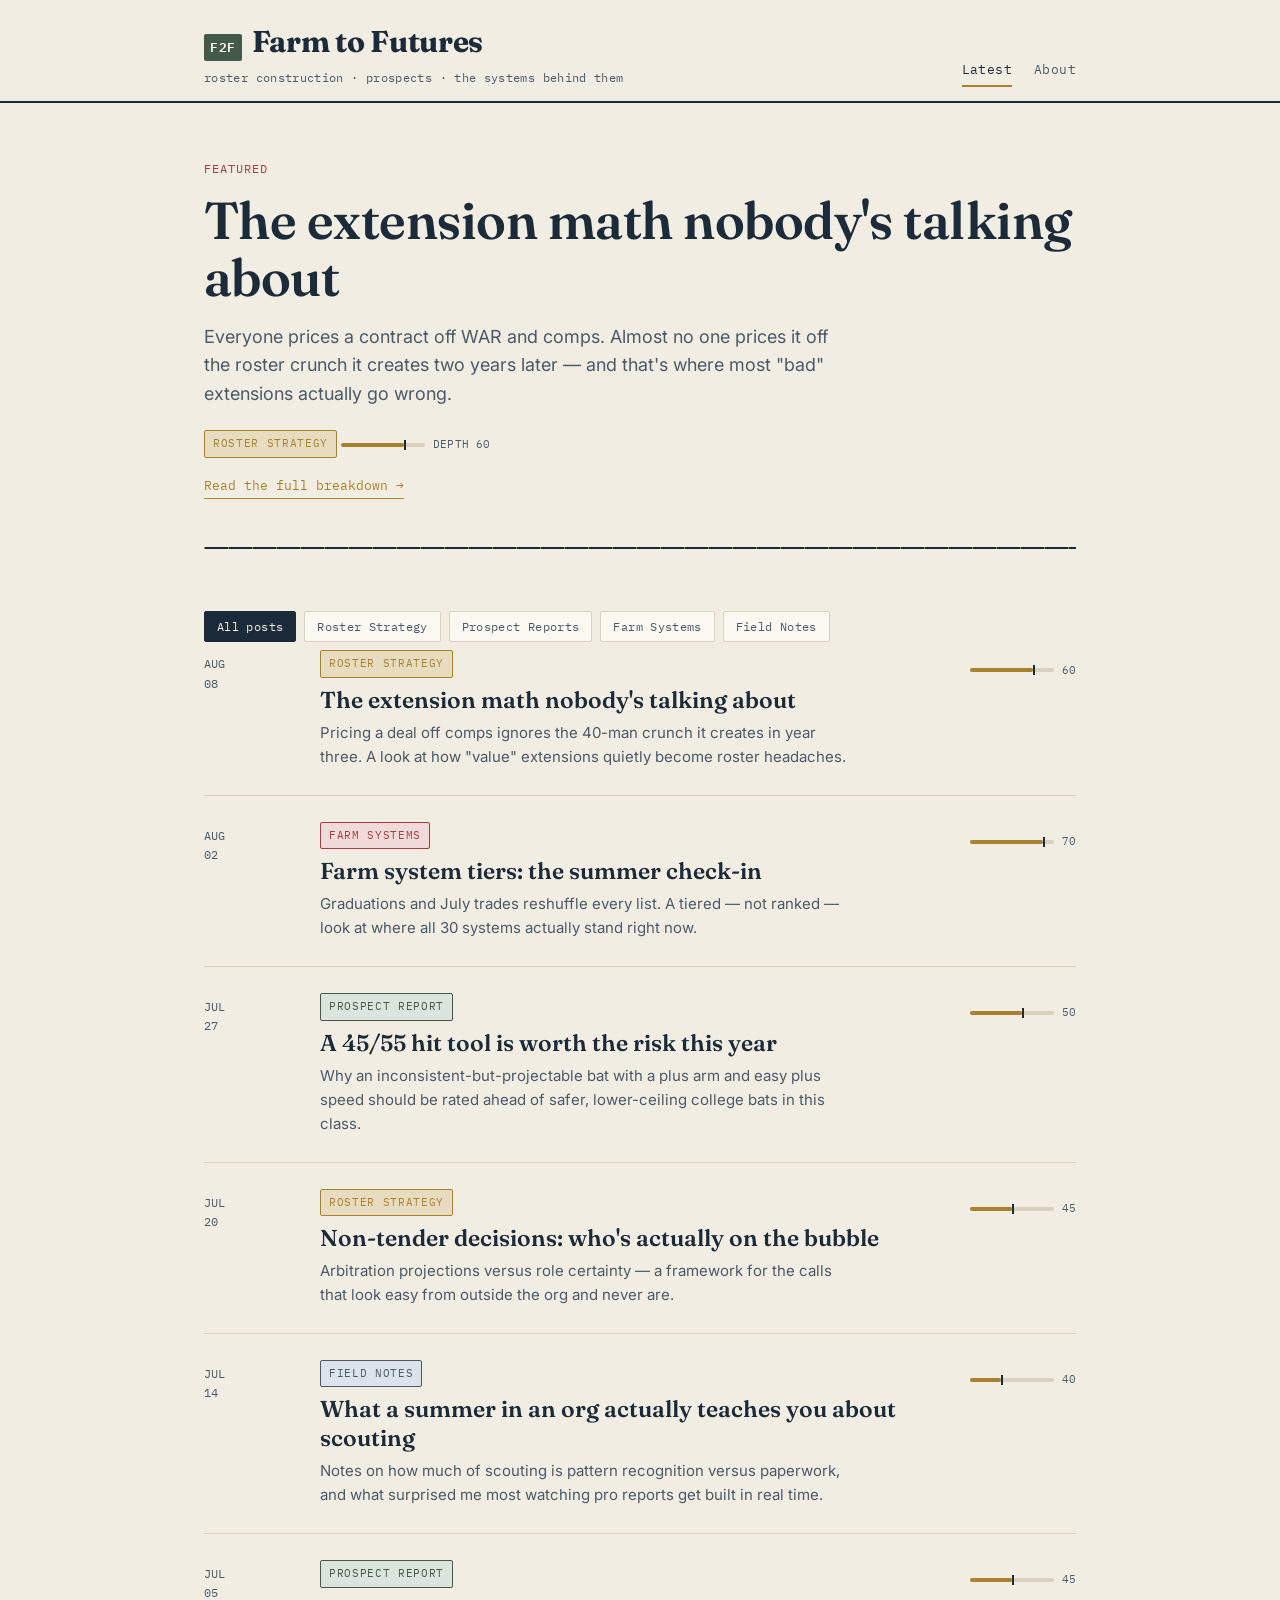
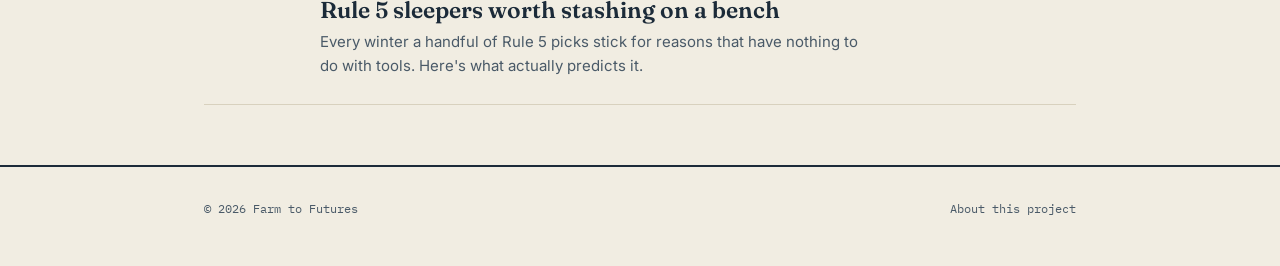
<file: index.html>
<!DOCTYPE html>
<html lang="en">
<head>
<meta charset="UTF-8">
<meta name="viewport" content="width=device-width, initial-scale=1.0">
<title>Farm to Futures — Roster decisions, prospects, and the systems behind them</title>
<meta name="description" content="Roster construction, prospect deep dives, and farm system analysis, written like scouting notes.">
<link rel="stylesheet" href="styles.css">
</head>
<body>

<header class="masthead">
  <div class="masthead-inner">
    <div>
      <a href="index.html" class="wordmark"><span class="glyph">F2F</span>Farm to Futures</a>
      <div class="tagline">roster construction · prospects · the systems behind them</div>
    </div>
    <nav class="primary-nav">
      <a href="index.html" class="active">Latest</a>
      <a href="about.html">About</a>
    </nav>
  </div>
</header>

<main class="wrap">

  <section class="hero">
    <span class="eyebrow">Featured</span>
    <h1>The extension math nobody's talking about</h1>
    <p class="dek">Everyone prices a contract off WAR and comps. Almost no one prices it off the roster crunch it creates two years later — and that's where most "bad" extensions actually go wrong.</p>
    <div class="meta">
      <span class="tag tag-roster">Roster Strategy</span>
      <div class="grade-meter">
        <span class="scale"><span class="fill" style="width:75%"></span><span class="marker" style="left:75%"></span></span>
        <span class="label">DEPTH 60</span>
      </div>
    </div>
    <a href="post.html" style="display:inline-block; margin-top:18px; font-family:var(--font-mono); font-size:13px; color:var(--brass); text-decoration:none; border-bottom:1px solid var(--brass); padding-bottom:2px;">Read the full breakdown →</a>
  </section>

  <div class="ledger-rule heavy"></div>

  <div class="filter-bar" id="filterBar">
    <button class="filter-btn active" data-filter="all">All posts</button>
    <button class="filter-btn" data-filter="roster">Roster Strategy</button>
    <button class="filter-btn" data-filter="prospect">Prospect Reports</button>
    <button class="filter-btn" data-filter="farm">Farm Systems</button>
    <button class="filter-btn" data-filter="notes">Field Notes</button>
  </div>

  <section class="post-list" id="postList">

    <a href="post.html" class="post-row" data-cat="roster">
      <div class="date">AUG<br>08</div>
      <div>
        <div class="meta">
          <span class="tag tag-roster">Roster Strategy</span>
        </div>
        <h2>The extension math nobody's talking about</h2>
        <p>Pricing a deal off comps ignores the 40-man crunch it creates in year three. A look at how "value" extensions quietly become roster headaches.</p>
      </div>
      <div class="side">
        <div class="grade-meter">
          <span class="scale"><span class="fill" style="width:75%"></span><span class="marker" style="left:75%"></span></span>
          <span class="label">60</span>
        </div>
      </div>
    </a>

    <a href="#" class="post-row" data-cat="farm">
      <div class="date">AUG<br>02</div>
      <div>
        <div class="meta">
          <span class="tag tag-farm">Farm Systems</span>
        </div>
        <h2>Farm system tiers: the summer check-in</h2>
        <p>Graduations and July trades reshuffle every list. A tiered — not ranked — look at where all 30 systems actually stand right now.</p>
      </div>
      <div class="side">
        <div class="grade-meter">
          <span class="scale"><span class="fill" style="width:87%"></span><span class="marker" style="left:87%"></span></span>
          <span class="label">70</span>
        </div>
      </div>
    </a>

    <a href="#" class="post-row" data-cat="prospect">
      <div class="date">JUL<br>27</div>
      <div>
        <div class="meta">
          <span class="tag tag-prospect">Prospect Report</span>
        </div>
        <h2>A 45/55 hit tool is worth the risk this year</h2>
        <p>Why an inconsistent-but-projectable bat with a plus arm and easy plus speed should be rated ahead of safer, lower-ceiling college bats in this class.</p>
      </div>
      <div class="side">
        <div class="grade-meter">
          <span class="scale"><span class="fill" style="width:62%"></span><span class="marker" style="left:62%"></span></span>
          <span class="label">50</span>
        </div>
      </div>
    </a>

    <a href="#" class="post-row" data-cat="roster">
      <div class="date">JUL<br>20</div>
      <div>
        <div class="meta">
          <span class="tag tag-roster">Roster Strategy</span>
        </div>
        <h2>Non-tender decisions: who's actually on the bubble</h2>
        <p>Arbitration projections versus role certainty — a framework for the calls that look easy from outside the org and never are.</p>
      </div>
      <div class="side">
        <div class="grade-meter">
          <span class="scale"><span class="fill" style="width:50%"></span><span class="marker" style="left:50%"></span></span>
          <span class="label">45</span>
        </div>
      </div>
    </a>

    <a href="#" class="post-row" data-cat="notes">
      <div class="date">JUL<br>14</div>
      <div>
        <div class="meta">
          <span class="tag tag-notes">Field Notes</span>
        </div>
        <h2>What a summer in an org actually teaches you about scouting</h2>
        <p>Notes on how much of scouting is pattern recognition versus paperwork, and what surprised me most watching pro reports get built in real time.</p>
      </div>
      <div class="side">
        <div class="grade-meter">
          <span class="scale"><span class="fill" style="width:37%"></span><span class="marker" style="left:37%"></span></span>
          <span class="label">40</span>
        </div>
      </div>
    </a>

    <a href="#" class="post-row" data-cat="prospect">
      <div class="date">JUL<br>05</div>
      <div>
        <div class="meta">
          <span class="tag tag-prospect">Prospect Report</span>
        </div>
        <h2>Rule 5 sleepers worth stashing on a bench</h2>
        <p>Every winter a handful of Rule 5 picks stick for reasons that have nothing to do with tools. Here's what actually predicts it.</p>
      </div>
      <div class="side">
        <div class="grade-meter">
          <span class="scale"><span class="fill" style="width:50%"></span><span class="marker" style="left:50%"></span></span>
          <span class="label">45</span>
        </div>
      </div>
    </a>

  </section>

</main>

<footer>
  <div class="wrap foot-inner">
    <span>© 2026 Farm to Futures</span>
    <span><a href="about.html">About this project</a></span>
  </div>
</footer>

<script src="script.js"></script>
</body>
</html>
</file>
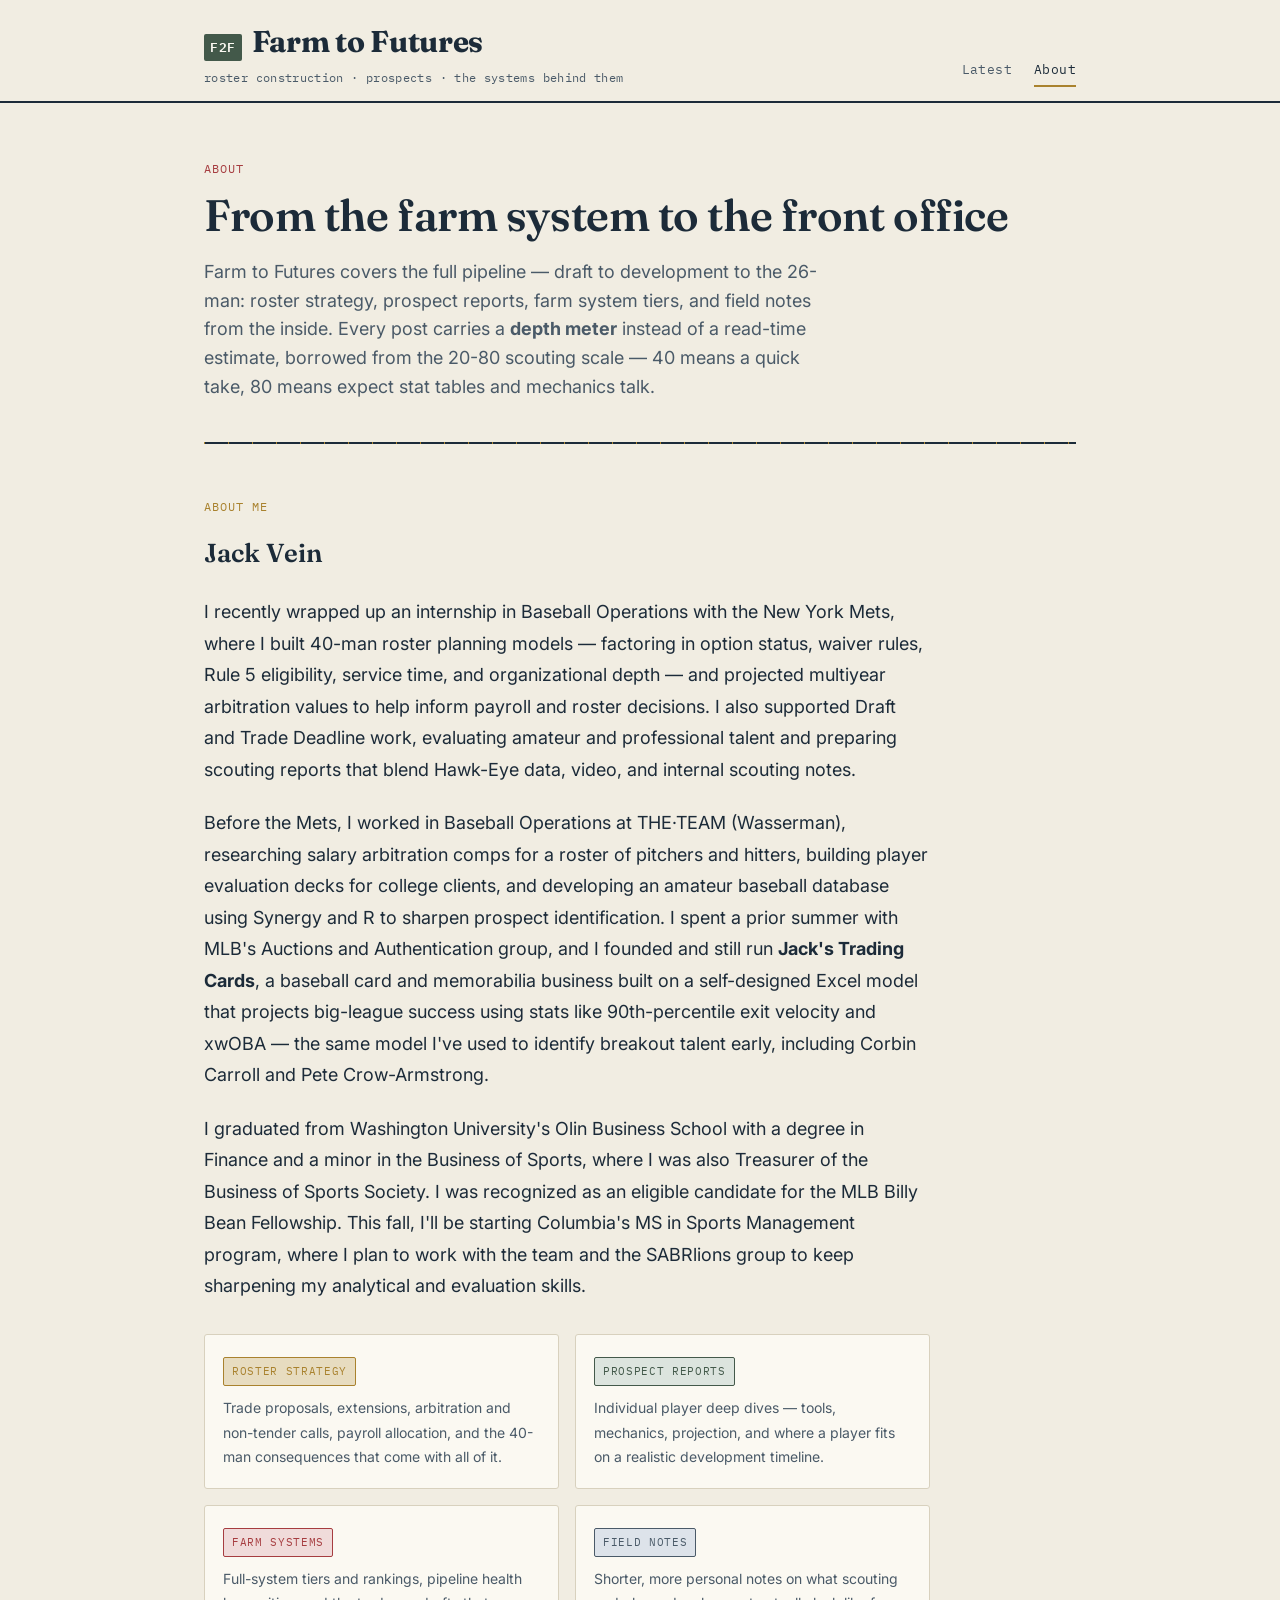
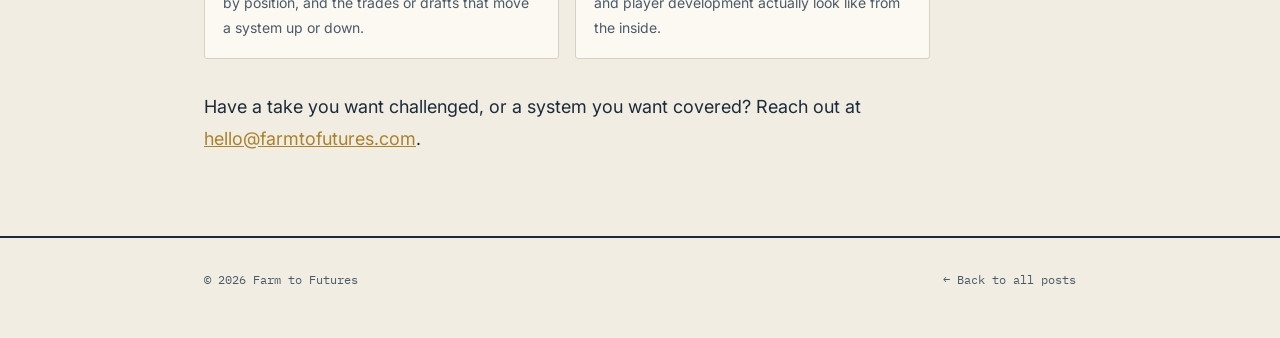
<file: about.html>
<!DOCTYPE html>
<html lang="en">
<head>
<meta charset="UTF-8">
<meta name="viewport" content="width=device-width, initial-scale=1.0">
<title>About — Farm to Futures</title>
<link rel="stylesheet" href="styles.css">
</head>
<body>

<header class="masthead">
  <div class="masthead-inner">
    <div>
      <a href="index.html" class="wordmark"><span class="glyph">F2F</span>Farm to Futures</a>
      <div class="tagline">roster construction · prospects · the systems behind them</div>
    </div>
    <nav class="primary-nav">
      <a href="index.html">Latest</a>
      <a href="about.html" class="active">About</a>
    </nav>
  </div>
</header>

<main class="wrap">
  <section class="hero" style="padding-bottom:0;">
    <span class="eyebrow">About</span>
    <h1 style="font-size:clamp(30px,4.5vw,44px);">From the farm system to the front office</h1>
    <p class="dek">Farm to Futures covers the full pipeline — draft to development to the 26-man: roster strategy, prospect reports, farm system tiers, and field notes from the inside. Every post carries a <strong>depth meter</strong> instead of a read-time estimate, borrowed from the 20-80 scouting scale — 40 means a quick take, 80 means expect stat tables and mechanics talk.</p>
  </section>

  <div class="ledger-rule heavy"></div>

  <div class="about-body">
    <span class="eyebrow" style="color:var(--brass);">About Me</span>
    <h3 style="font-family:var(--font-display); font-size:26px; font-weight:600; margin:8px 0 20px;">Jack Vein</h3>

    <p>I recently wrapped up an internship in Baseball Operations with the New York Mets, where I built 40-man roster planning models — factoring in option status, waiver rules, Rule 5 eligibility, service time, and organizational depth — and projected multiyear arbitration values to help inform payroll and roster decisions. I also supported Draft and Trade Deadline work, evaluating amateur and professional talent and preparing scouting reports that blend Hawk-Eye data, video, and internal scouting notes.</p>

    <p>Before the Mets, I worked in Baseball Operations at THE·TEAM (Wasserman), researching salary arbitration comps for a roster of pitchers and hitters, building player evaluation decks for college clients, and developing an amateur baseball database using Synergy and R to sharpen prospect identification. I spent a prior summer with MLB's Auctions and Authentication group, and I founded and still run <strong>Jack's Trading Cards</strong>, a baseball card and memorabilia business built on a self-designed Excel model that projects big-league success using stats like 90th-percentile exit velocity and xwOBA — the same model I've used to identify breakout talent early, including Corbin Carroll and Pete Crow-Armstrong.</p>

    <p>I graduated from Washington University's Olin Business School with a degree in Finance and a minor in the Business of Sports, where I was also Treasurer of the Business of Sports Society. I was recognized as an eligible candidate for the MLB Billy Bean Fellowship. This fall, I'll be starting Columbia's MS in Sports Management program, where I plan to work with the team and the SABRlions group to keep sharpening my analytical and evaluation skills.</p>

    <div class="about-grid">
      <div class="about-card">
        <span class="tag tag-roster">Roster Strategy</span>
        <p>Trade proposals, extensions, arbitration and non-tender calls, payroll allocation, and the 40-man consequences that come with all of it.</p>
      </div>
      <div class="about-card">
        <span class="tag tag-prospect">Prospect Reports</span>
        <p>Individual player deep dives — tools, mechanics, projection, and where a player fits on a realistic development timeline.</p>
      </div>
      <div class="about-card">
        <span class="tag tag-farm">Farm Systems</span>
        <p>Full-system tiers and rankings, pipeline health by position, and the trades or drafts that move a system up or down.</p>
      </div>
      <div class="about-card">
        <span class="tag tag-notes">Field Notes</span>
        <p>Shorter, more personal notes on what scouting and player development actually look like from the inside.</p>
      </div>
    </div>

    <p>Have a take you want challenged, or a system you want covered? Reach out at <a href="mailto:hello@farmtofutures.com" style="color:var(--brass);">hello@farmtofutures.com</a>.</p>
  </div>
</main>

<footer>
  <div class="wrap foot-inner">
    <span>© 2026 Farm to Futures</span>
    <span><a href="index.html">← Back to all posts</a></span>
  </div>
</footer>

</body>
</html>
</file>
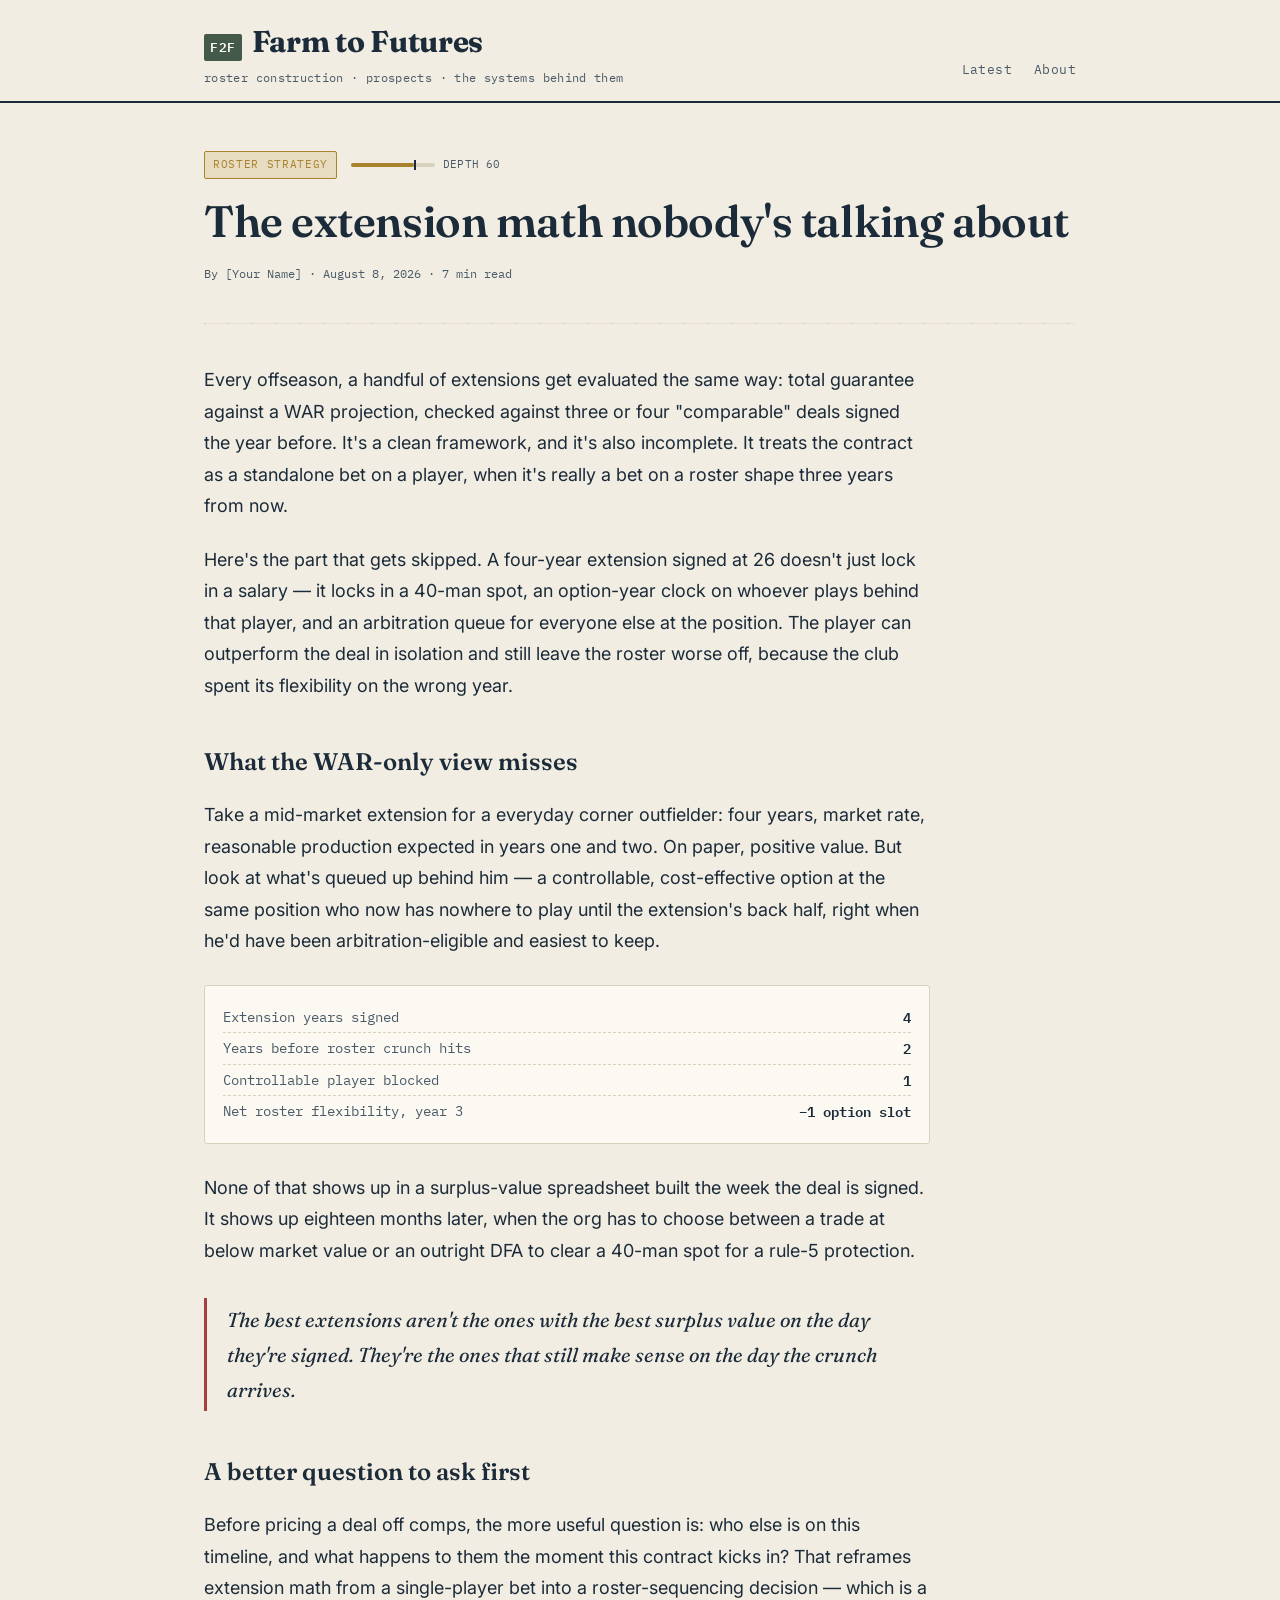
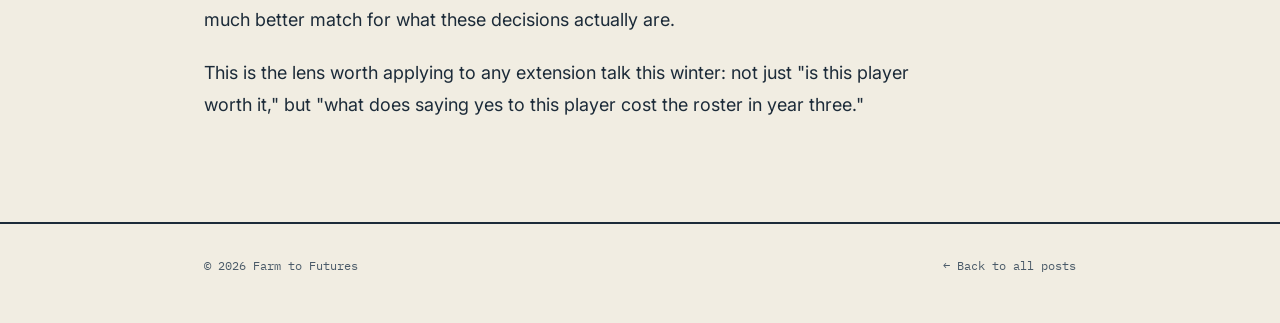
<file: post.html>
<!DOCTYPE html>
<html lang="en">
<head>
<meta charset="UTF-8">
<meta name="viewport" content="width=device-width, initial-scale=1.0">
<title>The extension math nobody's talking about — Farm to Futures</title>
<link rel="stylesheet" href="styles.css">
</head>
<body>

<header class="masthead">
  <div class="masthead-inner">
    <div>
      <a href="index.html" class="wordmark"><span class="glyph">F2F</span>Farm to Futures</a>
      <div class="tagline">roster construction · prospects · the systems behind them</div>
    </div>
    <nav class="primary-nav">
      <a href="index.html">Latest</a>
      <a href="about.html">About</a>
    </nav>
  </div>
</header>

<main class="wrap">
  <article class="post">
    <div class="post-header">
      <div class="meta">
        <span class="tag tag-roster">Roster Strategy</span>
        <div class="grade-meter">
          <span class="scale"><span class="fill" style="width:75%"></span><span class="marker" style="left:75%"></span></span>
          <span class="label">DEPTH 60</span>
        </div>
      </div>
      <h1 style="font-family:var(--font-display); font-size:clamp(30px,4.5vw,44px); font-weight:600; line-height:1.12; margin:0 0 6px; letter-spacing:-0.01em;">The extension math nobody's talking about</h1>
      <div class="byline">By [Your Name] · August 8, 2026 · 7 min read</div>
    </div>

    <div class="ledger-rule"></div>

    <div class="post-body">
      <p>Every offseason, a handful of extensions get evaluated the same way: total guarantee against a WAR projection, checked against three or four "comparable" deals signed the year before. It's a clean framework, and it's also incomplete. It treats the contract as a standalone bet on a player, when it's really a bet on a roster shape three years from now.</p>

      <p>Here's the part that gets skipped. A four-year extension signed at 26 doesn't just lock in a salary — it locks in a 40-man spot, an option-year clock on whoever plays behind that player, and an arbitration queue for everyone else at the position. The player can outperform the deal in isolation and still leave the roster worse off, because the club spent its flexibility on the wrong year.</p>

      <h3>What the WAR-only view misses</h3>
      <p>Take a mid-market extension for a everyday corner outfielder: four years, market rate, reasonable production expected in years one and two. On paper, positive value. But look at what's queued up behind him — a controllable, cost-effective option at the same position who now has nowhere to play until the extension's back half, right when he'd have been arbitration-eligible and easiest to keep.</p>

      <div class="stat-line">
        <div class="row"><span class="k">Extension years signed</span><span class="v">4</span></div>
        <div class="row"><span class="k">Years before roster crunch hits</span><span class="v">2</span></div>
        <div class="row"><span class="k">Controllable player blocked</span><span class="v">1</span></div>
        <div class="row"><span class="k">Net roster flexibility, year 3</span><span class="v">−1 option slot</span></div>
      </div>

      <p>None of that shows up in a surplus-value spreadsheet built the week the deal is signed. It shows up eighteen months later, when the org has to choose between a trade at below market value or an outright DFA to clear a 40-man spot for a rule-5 protection.</p>

      <blockquote>The best extensions aren't the ones with the best surplus value on the day they're signed. They're the ones that still make sense on the day the crunch arrives.</blockquote>

      <h3>A better question to ask first</h3>
      <p>Before pricing a deal off comps, the more useful question is: who else is on this timeline, and what happens to them the moment this contract kicks in? That reframes extension math from a single-player bet into a roster-sequencing decision — which is a much better match for what these decisions actually are.</p>

      <p>This is the lens worth applying to any extension talk this winter: not just "is this player worth it," but "what does saying yes to this player cost the roster in year three."</p>
    </div>
  </article>
</main>

<footer>
  <div class="wrap foot-inner">
    <span>© 2026 Farm to Futures</span>
    <span><a href="index.html">← Back to all posts</a></span>
  </div>
</footer>

</body>
</html>
</file>
<file: styles.css>
/* ===========================================================
   FARM TO FUTURES — design tokens
   Palette:
     --paper       #F1EDE2  aged scorecard paper
     --ink         #1C2B39  navy-charcoal (primary text)
     --ink-soft    #4A5A68  muted ink (secondary text)
     --brass       #A9822E  brass accent (primary accent)
     --scorebook-red #A63D40  red-pencil accent (sparing use)
     --grass       #43594A  farm-system green
     --line        #D8D1BE  hairline rule on paper
     --card        #FBF9F2  slightly lifted card surface
   Type:
     display: 'Fraunces'      — headlines, editorial voice
     body:    'Inter'          — body copy, UI
     mono:    'IBM Plex Mono'  — dates, tags, grade meters, stat lines
   =========================================================== */

@import url('https://fonts.googleapis.com/css2?family=Fraunces:ital,opsz,wght@0,9..144,400;0,9..144,500;0,9..144,600;0,9..144,700;1,9..144,500&family=Inter:wght@400;500;600&family=IBM+Plex+Mono:wght@400;500;600&display=swap');

:root {
  --paper: #F1EDE2;
  --ink: #1C2B39;
  --ink-soft: #4A5A68;
  --brass: #A9822E;
  --scorebook-red: #A63D40;
  --grass: #43594A;
  --line: #D8D1BE;
  --card: #FBF9F2;

  --font-display: 'Fraunces', serif;
  --font-body: 'Inter', sans-serif;
  --font-mono: 'IBM Plex Mono', monospace;
}

* { box-sizing: border-box; }

html {
  scroll-behavior: smooth;
}

body {
  margin: 0;
  background: var(--paper);
  color: var(--ink);
  font-family: var(--font-body);
  font-size: 16px;
  line-height: 1.6;
  -webkit-font-smoothing: antialiased;
}

@media (prefers-reduced-motion: reduce) {
  * { animation: none !important; transition: none !important; scroll-behavior: auto !important; }
}

a { color: inherit; }
img { max-width: 100%; display: block; }

.wrap {
  max-width: 920px;
  margin: 0 auto;
  padding: 0 24px;
}

/* ---------- ticked ledger rule (signature motif) ---------- */
.ledger-rule {
  position: relative;
  height: 1px;
  background: var(--line);
  margin: 40px 0;
  background-image: repeating-linear-gradient(
    90deg,
    var(--ink-soft) 0px, var(--ink-soft) 1px,
    transparent 1px, transparent 24px
  );
  opacity: 0.35;
}
.ledger-rule.heavy {
  height: 2px;
  background-color: var(--ink);
  background-image: repeating-linear-gradient(
    90deg,
    var(--brass) 0px, var(--brass) 1px,
    transparent 1px, transparent 24px
  );
  opacity: 1;
}

/* ---------- masthead ---------- */
header.masthead {
  border-bottom: 2px solid var(--ink);
  background: var(--paper);
  position: sticky;
  top: 0;
  z-index: 20;
}
.masthead-inner {
  max-width: 920px;
  margin: 0 auto;
  padding: 18px 24px 14px;
  display: flex;
  align-items: flex-end;
  justify-content: space-between;
  gap: 16px;
  flex-wrap: wrap;
}
.wordmark {
  font-family: var(--font-display);
  font-weight: 700;
  font-size: 30px;
  letter-spacing: -0.01em;
  text-decoration: none;
  color: var(--ink);
  display: flex;
  align-items: baseline;
  gap: 10px;
}
.wordmark .glyph {
  font-family: var(--font-mono);
  font-size: 13px;
  font-weight: 600;
  color: var(--card);
  background: var(--grass);
  padding: 3px 6px;
  border-radius: 2px;
  letter-spacing: 0.04em;
}
.tagline {
  font-family: var(--font-mono);
  font-size: 12px;
  color: var(--ink-soft);
  letter-spacing: 0.03em;
  margin-top: 2px;
}
nav.primary-nav {
  display: flex;
  gap: 22px;
  font-family: var(--font-mono);
  font-size: 13px;
  letter-spacing: 0.03em;
}
nav.primary-nav a {
  text-decoration: none;
  color: var(--ink-soft);
  padding-bottom: 4px;
  border-bottom: 2px solid transparent;
  transition: color 0.15s ease, border-color 0.15s ease;
}
nav.primary-nav a:hover,
nav.primary-nav a.active {
  color: var(--ink);
  border-color: var(--brass);
}

/* ---------- hero ---------- */
.hero {
  padding: 56px 0 8px;
}
.eyebrow {
  font-family: var(--font-mono);
  font-size: 12px;
  letter-spacing: 0.08em;
  text-transform: uppercase;
  color: var(--scorebook-red);
  margin-bottom: 14px;
  display: block;
}
.hero h1 {
  font-family: var(--font-display);
  font-weight: 600;
  font-size: clamp(34px, 5vw, 52px);
  line-height: 1.08;
  margin: 0 0 18px;
  letter-spacing: -0.01em;
}
.hero .dek {
  font-size: 18px;
  color: var(--ink-soft);
  max-width: 640px;
  margin: 0 0 20px;
}

/* ---------- category tag ---------- */
.tag {
  font-family: var(--font-mono);
  font-size: 11px;
  letter-spacing: 0.06em;
  text-transform: uppercase;
  padding: 4px 8px;
  border-radius: 2px;
  display: inline-block;
  white-space: nowrap;
}
.tag-roster   { background: #E7DCC0; color: var(--brass); border: 1px solid var(--brass); }
.tag-prospect { background: #DCE4DE; color: var(--grass); border: 1px solid var(--grass); }
.tag-farm     { background: #F0DBDA; color: var(--scorebook-red); border: 1px solid var(--scorebook-red); }
.tag-notes    { background: #DDE3EA; color: var(--ink-soft); border: 1px solid var(--ink-soft); }

/* ---------- grade meter (signature element) ----------
   Borrows the 20-80 scouting scale to signal how deep/technical
   a post runs, instead of a generic "5 min read" label. */
.grade-meter {
  display: inline-flex;
  align-items: center;
  gap: 8px;
  font-family: var(--font-mono);
  font-size: 11px;
  color: var(--ink-soft);
}
.grade-meter .scale {
  position: relative;
  width: 84px;
  height: 4px;
  background: var(--line);
  border-radius: 2px;
}
.grade-meter .scale .fill {
  position: absolute;
  left: 0; top: 0; bottom: 0;
  background: var(--brass);
  border-radius: 2px;
}
.grade-meter .scale .marker {
  position: absolute;
  top: -3px;
  width: 2px;
  height: 10px;
  background: var(--ink);
}
.grade-meter .label {
  letter-spacing: 0.02em;
}

/* ---------- post list ---------- */
.post-list {
  padding: 8px 0 40px;
}
.post-row {
  display: grid;
  grid-template-columns: 96px 1fr auto;
  gap: 20px;
  align-items: start;
  padding: 26px 0;
  border-bottom: 1px solid var(--line);
  text-decoration: none;
  color: inherit;
}
.post-row:first-child { padding-top: 0; }
.post-row .date {
  font-family: var(--font-mono);
  font-size: 12px;
  color: var(--ink-soft);
  padding-top: 4px;
}
.post-row .meta {
  display: flex;
  gap: 10px;
  align-items: center;
  margin-bottom: 8px;
  flex-wrap: wrap;
}
.post-row h2 {
  font-family: var(--font-display);
  font-weight: 600;
  font-size: 23px;
  margin: 0 0 6px;
  line-height: 1.25;
  transition: color 0.15s ease;
}
.post-row:hover h2 { color: var(--brass); }
.post-row p {
  margin: 0;
  color: var(--ink-soft);
  font-size: 15px;
  max-width: 60ch;
}
.post-row .side {
  padding-top: 4px;
}

@media (max-width: 640px) {
  .post-row { grid-template-columns: 1fr; gap: 8px; }
  .post-row .side { display: none; }
}

/* ---------- filter bar ---------- */
.filter-bar {
  display: flex;
  gap: 8px;
  flex-wrap: wrap;
  padding: 22px 0 0;
  font-family: var(--font-mono);
}
.filter-btn {
  font-family: var(--font-mono);
  font-size: 12px;
  letter-spacing: 0.03em;
  background: var(--card);
  border: 1px solid var(--line);
  color: var(--ink-soft);
  padding: 7px 12px;
  border-radius: 2px;
  cursor: pointer;
  transition: all 0.15s ease;
}
.filter-btn:hover { border-color: var(--ink); color: var(--ink); }
.filter-btn.active {
  background: var(--ink);
  border-color: var(--ink);
  color: var(--paper);
}

/* ---------- article ---------- */
article.post {
  padding: 48px 0 60px;
}
.post-header .meta {
  display: flex;
  gap: 14px;
  align-items: center;
  flex-wrap: wrap;
  margin-bottom: 18px;
}
.post-header .byline {
  font-family: var(--font-mono);
  font-size: 12px;
  color: var(--ink-soft);
  margin-top: 18px;
}
.post-body {
  font-size: 18px;
  line-height: 1.75;
  max-width: 66ch;
}
.post-body p { margin: 0 0 22px; }
.post-body h3 {
  font-family: var(--font-display);
  font-size: 24px;
  font-weight: 600;
  margin: 40px 0 16px;
}
.post-body blockquote {
  margin: 32px 0;
  padding: 4px 0 4px 20px;
  border-left: 3px solid var(--scorebook-red);
  font-family: var(--font-display);
  font-style: italic;
  font-size: 20px;
  color: var(--ink);
}
.stat-line {
  font-family: var(--font-mono);
  font-size: 14px;
  background: var(--card);
  border: 1px solid var(--line);
  padding: 16px 18px;
  margin: 28px 0;
  border-radius: 3px;
}
.stat-line .row { display: flex; justify-content: space-between; padding: 3px 0; }
.stat-line .row + .row { border-top: 1px dashed var(--line); }
.stat-line .k { color: var(--ink-soft); }
.stat-line .v { color: var(--ink); font-weight: 600; }

/* ---------- about ---------- */
.about-body {
  font-size: 18px;
  line-height: 1.75;
  max-width: 66ch;
  padding: 12px 0 40px;
}
.about-body p { margin: 0 0 22px; }
.about-grid {
  display: grid;
  grid-template-columns: repeat(2, 1fr);
  gap: 16px;
  margin: 32px 0;
}
.about-card {
  background: var(--card);
  border: 1px solid var(--line);
  padding: 18px;
  border-radius: 3px;
}
.about-card .tag { margin-bottom: 10px; }
.about-card p { font-size: 14px; margin: 0; color: var(--ink-soft); }
@media (max-width: 640px) { .about-grid { grid-template-columns: 1fr; } }

/* ---------- footer ---------- */
footer {
  border-top: 2px solid var(--ink);
  padding: 32px 0 48px;
  margin-top: 20px;
}
footer .foot-inner {
  display: flex;
  justify-content: space-between;
  align-items: center;
  flex-wrap: wrap;
  gap: 12px;
  font-family: var(--font-mono);
  font-size: 12px;
  color: var(--ink-soft);
}
footer a { text-decoration: none; }
footer a:hover { color: var(--brass); }

/* ---------- focus states ---------- */
a:focus-visible, button:focus-visible {
  outline: 2px solid var(--brass);
  outline-offset: 2px;
}
</file>
